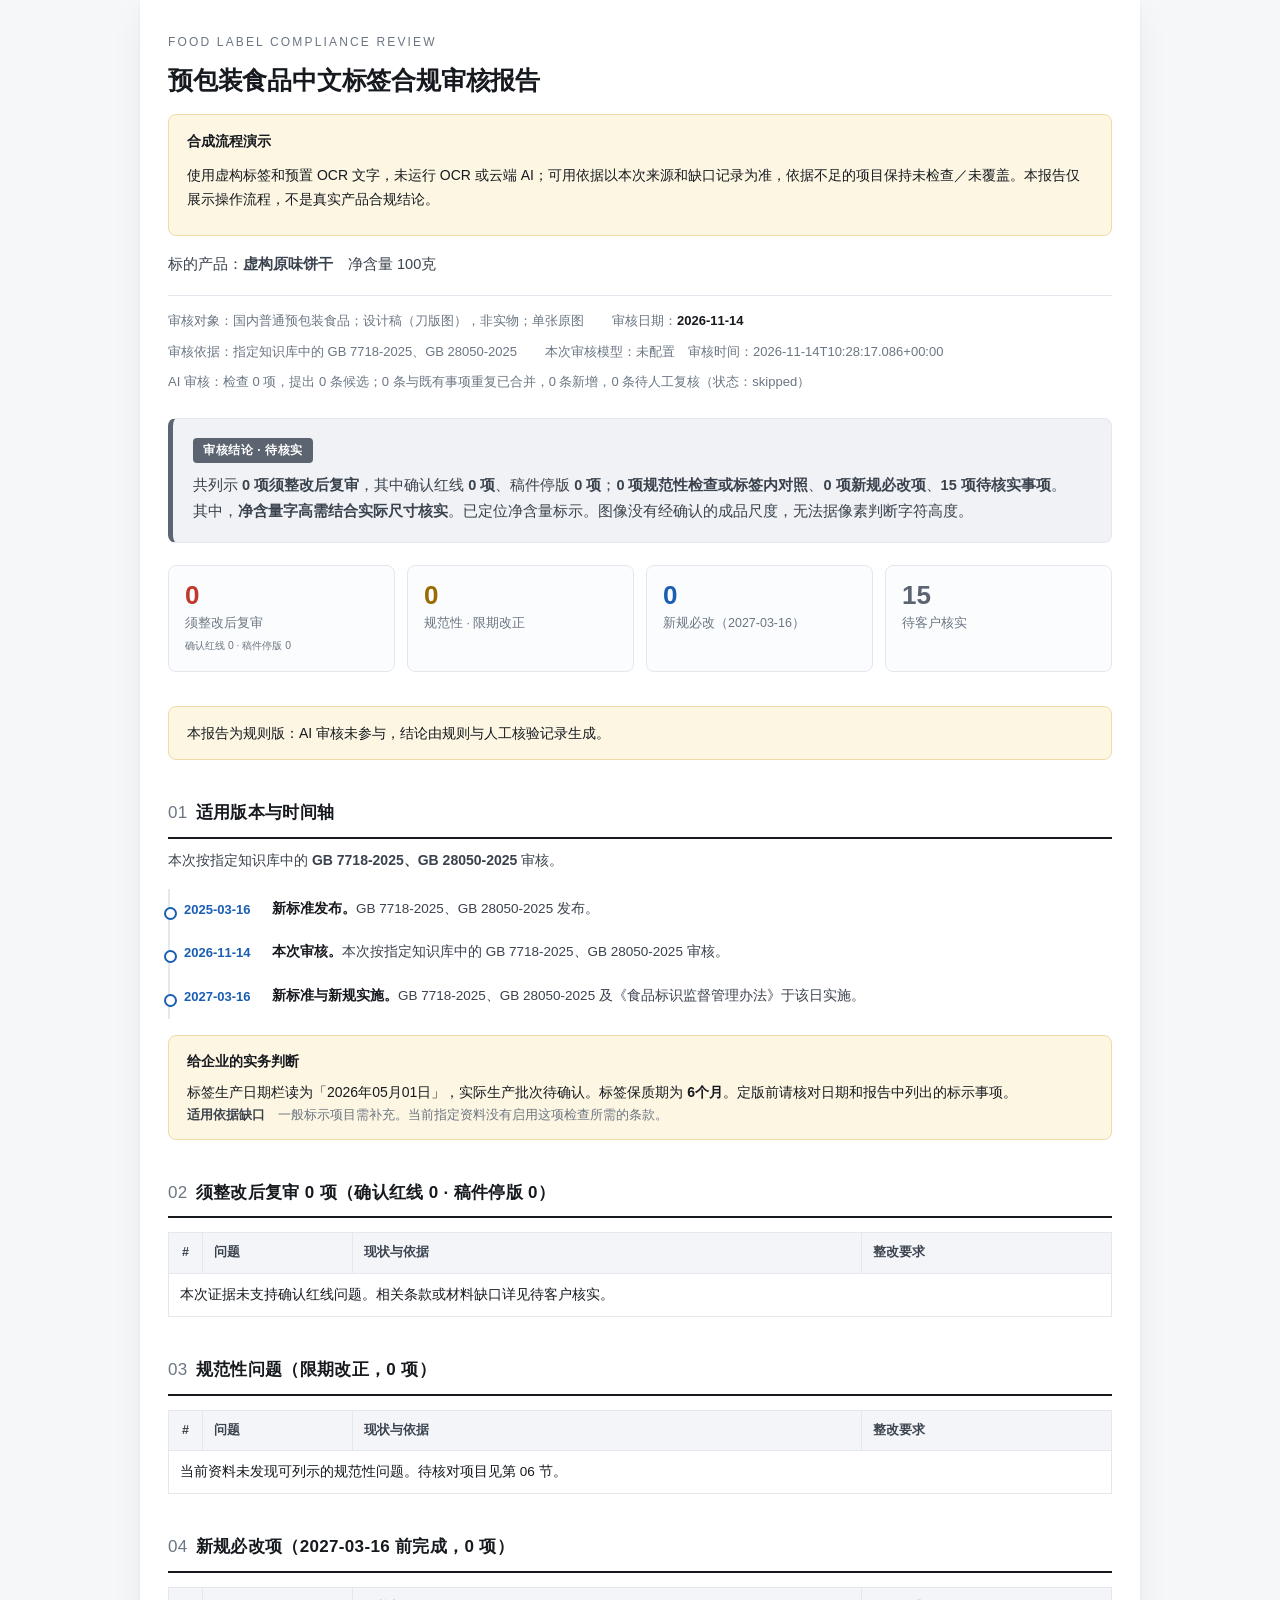
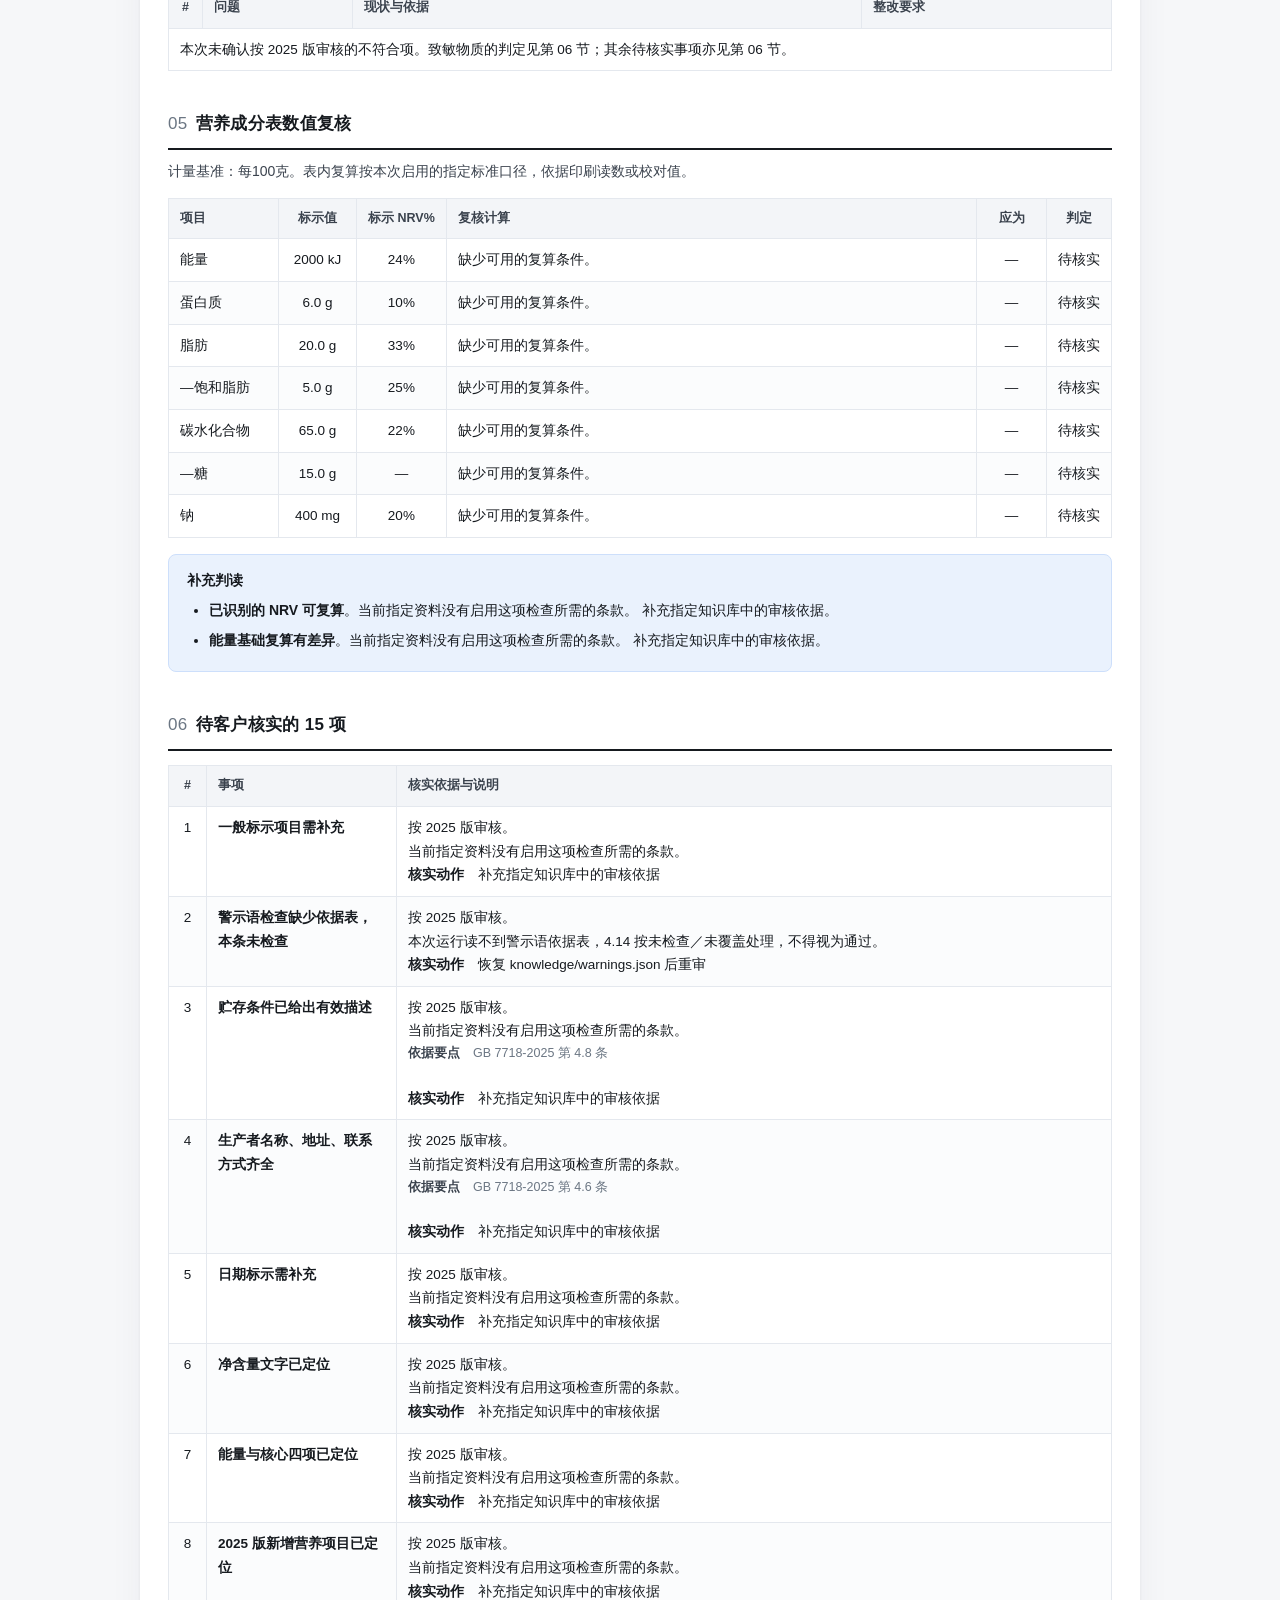
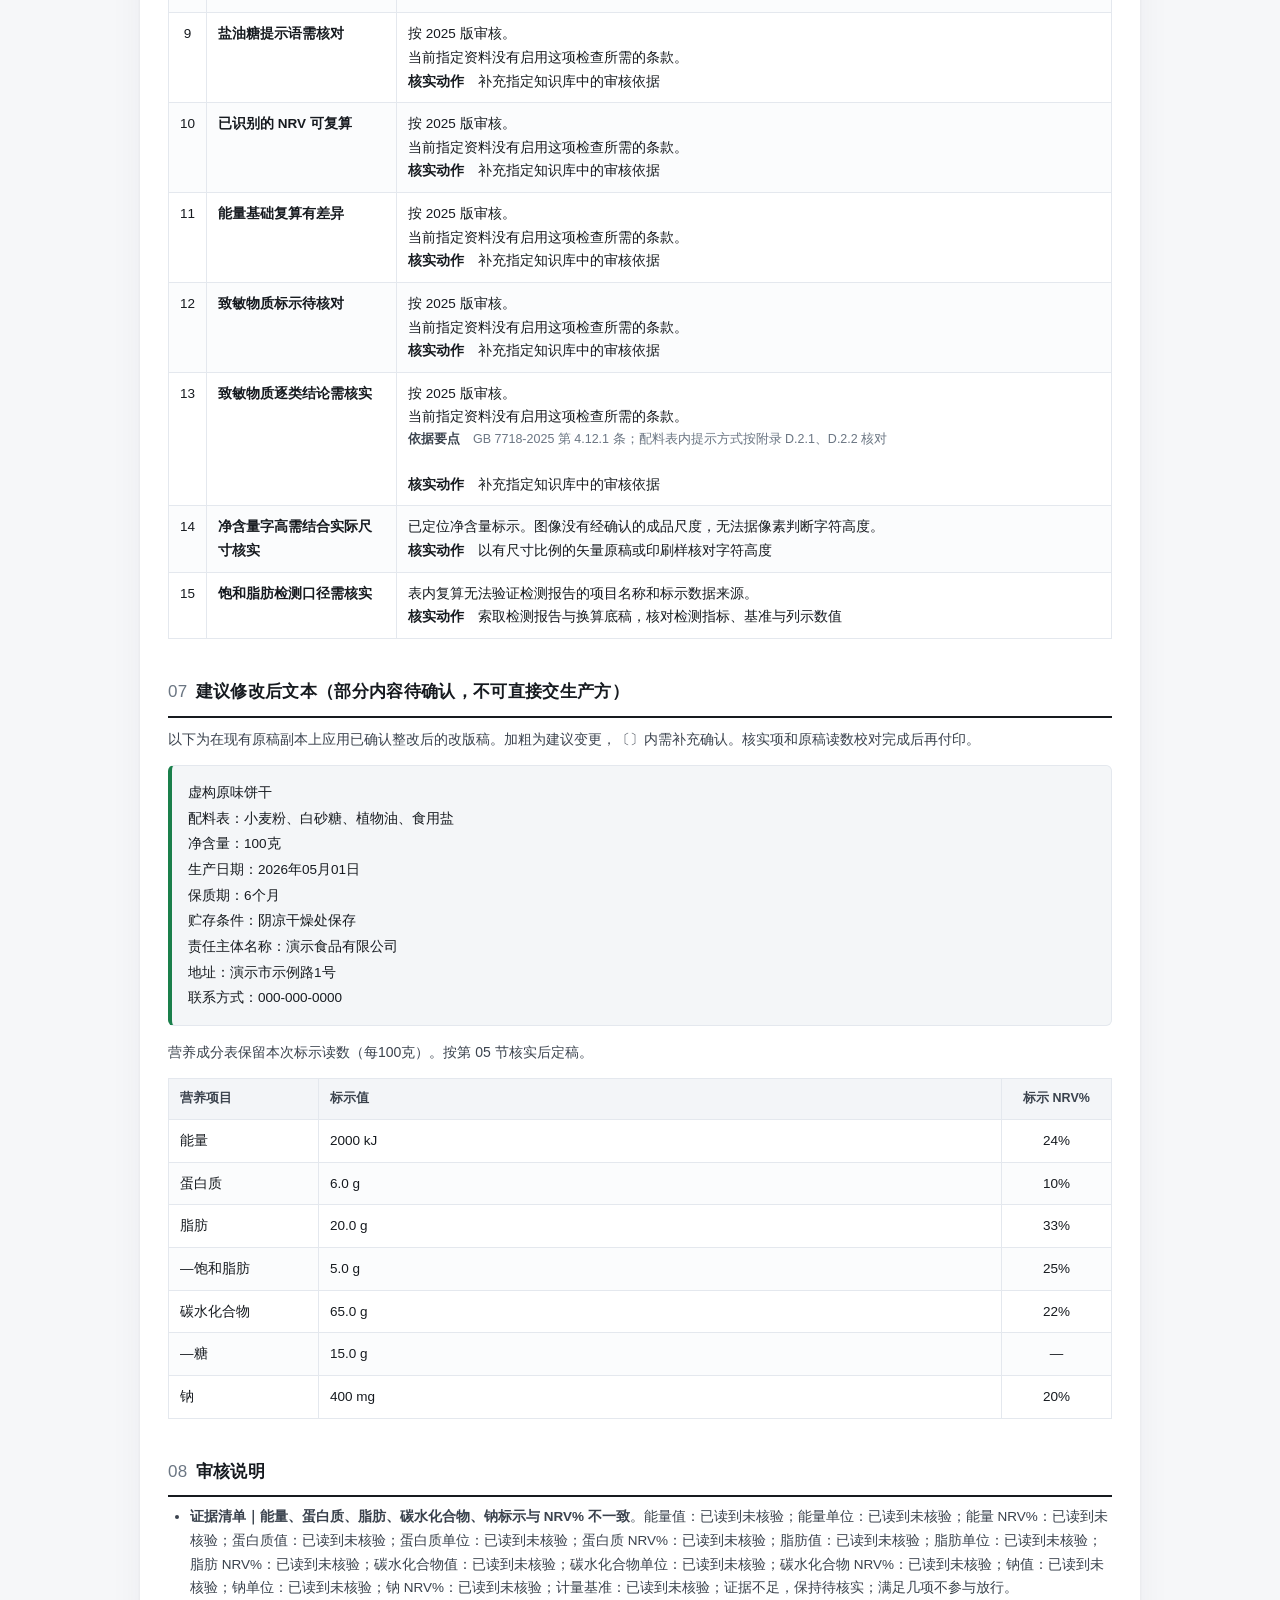
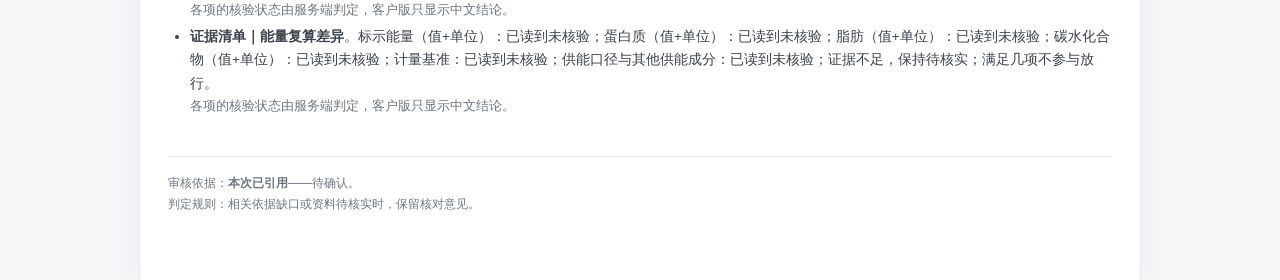
<file: docs/demo-report.html>
<!DOCTYPE html>
<html lang="zh-CN">
<head>
<meta charset="UTF-8">
<meta name="viewport" content="width=device-width, initial-scale=1.0">
<meta http-equiv="Content-Security-Policy" content="default-src 'none'; img-src data:; style-src 'unsafe-inline'; base-uri 'none'; form-action 'none'">
<title>预包装食品中文标签合规审核报告 · 虚构原味饼干</title>
<style>
  :root{
    --ink:#161a1f; --ink2:#3a424d; --muted:#6b7683; --line:#e4e8ee;
    --bg:#f6f7f9; --card:#ffffff;
    --red:#c0392b; --redbg:#fdecea;
    --amber:#9a6b00; --amberbg:#fdf6e3;
    --blue:#1a5fb4; --bluebg:#eaf2fd;
    --gray:#5b6470; --graybg:#f0f2f5;
    --green:#1a7f4b; --greenbg:#e8f5ee;
  }
  *{box-sizing:border-box;}
  body{
    margin:0; background:var(--bg); color:var(--ink);
    font-family:"Microsoft YaHei","PingFang SC","Hiragino Sans GB","Source Han Sans SC",sans-serif;
    font-size:14px; line-height:1.75; -webkit-font-smoothing:antialiased;
  }
  .page{max-width:1000px; margin:0 auto; padding:32px 28px 64px; background:var(--card);
    box-shadow:0 1px 3px rgba(0,0,0,.06),0 12px 32px rgba(20,30,50,.05);}
  /* header */
  .kicker{font-size:12px; letter-spacing:.18em; color:var(--muted); text-transform:uppercase;}
  h1{font-size:25px; line-height:1.4; margin:10px 0 6px; letter-spacing:-.2px;}
  .sub{color:var(--ink2); font-size:14.5px;}
  .meta{display:flex; flex-wrap:wrap; gap:8px 28px; margin:18px 0 0; padding:14px 0 0;
    border-top:1px solid var(--line); font-size:13px; color:var(--muted);}
  .meta b{color:var(--ink); font-weight:600;}
  /* verdict */
  .verdict{margin:24px 0 8px; border:1px solid #f0c9c3; border-left:5px solid var(--red);
    background:var(--redbg); border-radius:8px; padding:18px 20px;}
  .verdict .tag{display:inline-block; background:var(--red); color:#fff; font-size:12px;
    font-weight:700; padding:2px 10px; border-radius:4px; letter-spacing:.05em;}
  .verdict p{margin:10px 0 0; color:#7a2a22; font-size:14.5px;}
  .verdict strong{color:#5e1c16;}
  /* stat cards */
  .stats{display:grid; grid-template-columns:repeat(4,1fr); gap:12px; margin:22px 0 34px;}
  .stat{border:1px solid var(--line); border-radius:8px; padding:14px 16px; background:#fbfcfd;}
  .stat .n{font-size:26px; font-weight:700; line-height:1.2;}
  .stat .l{font-size:12.5px; color:var(--muted); margin-top:2px;}
  .stat.r .n{color:var(--red);} .stat.a .n{color:var(--amber);}
  .stat.b .n{color:var(--blue);} .stat.g .n{color:var(--gray);}
  /* sections */
  h2{font-size:17px; margin:38px 0 4px; padding-bottom:9px; border-bottom:2px solid var(--ink);
    letter-spacing:.02em;}
  h2 .num{color:var(--muted); font-weight:400; margin-right:8px; font-variant-numeric:tabular-nums;}
  h3{font-size:14.5px; margin:24px 0 8px; color:var(--ink);}
  p{margin:9px 0;}
  .lead{color:var(--ink2);}
  /* timeline */
  .tl{display:grid; grid-template-columns:88px 1fr; gap:0 14px; margin:16px 0 6px;
    border-left:2px solid var(--line); padding-left:0;}
  .tl .d{font-variant-numeric:tabular-nums; font-weight:700; font-size:13px; color:var(--blue);
    padding:10px 0 10px 14px; position:relative;}
  .tl .d::before{content:""; position:absolute; left:-6px; top:18px; width:9px; height:9px;
    border-radius:50%; background:#fff; border:2px solid var(--blue);}
  .tl .c{padding:8px 0 12px; font-size:13.5px; color:var(--ink2);}
  .tl .c b{color:var(--ink);}
  /* tables */
  table{width:100%; border-collapse:collapse; margin:14px 0 6px; font-size:13.5px;}
  th,td{border:1px solid var(--line); padding:9px 11px; text-align:left; vertical-align:top;}
  th{background:#f3f5f8; font-weight:600; font-size:12.5px; color:var(--ink2); white-space:nowrap;}
  td.num,th.num{text-align:center; font-variant-numeric:tabular-nums; white-space:nowrap;}
  tbody tr:nth-child(even){background:#fbfcfd;}
  .ok{color:var(--green); font-weight:700;}
  .no{color:var(--red); font-weight:700;}
  /* chips */
  .chip{display:inline-block; font-size:11.5px; font-weight:700; padding:1px 8px;
    border-radius:20px; white-space:nowrap; letter-spacing:.02em;}
  .chip.r{background:var(--redbg); color:var(--red); border:1px solid #f2c7c1;}
  .chip.a{background:var(--amberbg); color:var(--amber); border:1px solid #ecd9a5;}
  .chip.b{background:var(--bluebg); color:var(--blue); border:1px solid #c6dbf7;}
  .chip.g{background:var(--graybg); color:var(--gray); border:1px solid #dde1e7;}
  /* quote / basis */
  .rule{font-size:12.5px; color:var(--muted); line-height:1.6;}
  .rule b{color:var(--ink2);}
  /* callouts */
  .box{border:1px solid var(--line); border-radius:8px; padding:14px 18px; margin:16px 0;
    background:#fbfcfd;}
  .box.warn{border-color:#f0d9a8; background:var(--amberbg);}
  .box.info{border-color:#cddffb; background:var(--bluebg);}
  .box h4{margin:0 0 6px; font-size:13.5px;}
  /* text block */
  pre{background:#f4f6f8; border:1px solid var(--line); border-left:4px solid var(--green);
    border-radius:6px; padding:14px 16px; font-size:13.5px; line-height:1.9; margin:14px 0;
    white-space:pre-wrap; word-break:break-word;
    font-family:"Microsoft YaHei","PingFang SC",sans-serif; color:var(--ink);}
  code{background:#eef1f5; padding:1px 5px; border-radius:3px; font-size:12.5px;
    font-family:Consolas,"Courier New",monospace;}
  ul,ol{margin:8px 0; padding-left:22px;}
  li{margin:5px 0;}
  .foot{margin-top:40px; padding-top:16px; border-top:1px solid var(--line);
    font-size:12px; color:var(--muted); line-height:1.8;}
  @media print{
    body{background:#fff;} .page{box-shadow:none; max-width:none; padding:0;}
    h2{break-after:avoid;} table{break-inside:auto;} tr{break-inside:avoid;}
  }
  @media (max-width:760px){
    .page{padding:20px 16px 40px;} .stats{grid-template-columns:repeat(2,1fr);}
    .tl{grid-template-columns:70px 1fr;}
  }
</style>
<style>
@media print {
  @page { size: A4; margin: 13mm; }
  body { line-height: 1.45; }
  .page { padding: 0; }
  .stats { grid-template-columns: repeat(4, minmax(0, 1fr)); }
  .tl { grid-template-columns: 88px 1fr; }
  .box, pre { margin: 8px 0; }
  h2 + .lead { break-after: avoid; }
  thead { display: table-header-group; }
  tr { break-inside: avoid; }
  .nutri { break-inside: avoid; }
  .nutri table { break-inside: avoid; }
  pre { line-height: 1.55; break-inside: auto; }
  li { break-inside: avoid; }
  h4 { break-after: avoid; }
  th, td { padding-top: 6px; padding-bottom: 6px; }
  .foot { margin-top: 8px; padding-top: 5px; line-height: 1.4; break-inside: avoid; }
}
</style>
</head>
<body>
<div class="page">

  <div class="kicker">Food Label Compliance Review</div>
  <h1>预包装食品中文标签合规审核报告</h1>
  <div class="box warn"><b>合成流程演示</b><p>使用虚构标签和预置 OCR 文字，未运行 OCR 或云端 AI；可用依据以本次来源和缺口记录为准，依据不足的项目保持未检查／未覆盖。本报告仅展示操作流程，不是真实产品合规结论。</p></div>
  <div class="sub">标的产品：<b>虚构原味饼干</b>　净含量 100克</div>

  <div class="meta">
    <div>审核对象：国内普通预包装食品；设计稿（刀版图），非实物；单张原图</div>
    <div>审核日期：<b>2026-11-14</b></div>
    <div>审核依据：指定知识库中的 GB 7718-2025、GB 28050-2025</div>
    <div>本次审核模型：未配置　审核时间：2026-11-14T10:28:17.086+00:00</div>
    <div>AI 审核：检查 0 项，提出 0 条候选；0 条与既有事项重复已合并，0 条新增，0 条待人工复核（状态：skipped）</div>
  </div>

  <div class="verdict" style="background:var(--graybg);border-color:var(--line);border-left-color:var(--gray)">
    <span class="tag" style="background:var(--gray)">审核结论 · 待核实</span>
    <p style="color:var(--ink2)">共列示 <strong style="color:var(--ink2)">0 项须整改后复审</strong>，其中确认红线 <strong style="color:var(--ink2)">0 项</strong>、稿件停版 <strong style="color:var(--ink2)">0 项</strong>；<strong style="color:var(--ink2)">0 项规范性检查或标签内对照</strong>、<strong style="color:var(--ink2)">0 项新规必改项</strong>、<strong style="color:var(--ink2)">15 项待核实事项</strong>。<br>其中，<strong style="color:var(--ink2)">净含量字高需结合实际尺寸核实</strong>。已定位净含量标示。图像没有经确认的成品尺度，无法据像素判断字符高度。</p>
  </div>

  <div class="stats"><div class="stat r"><div class="n">0</div><div class="l">须整改后复审<br><small>确认红线 0 · 稿件停版 0</small></div></div><div class="stat a"><div class="n">0</div><div class="l">规范性 · 限期改正</div></div><div class="stat b"><div class="n">0</div><div class="l">新规必改（2027-03-16）</div></div><div class="stat g"><div class="n">15</div><div class="l">待客户核实</div></div></div><div class="box warn"><p style="margin:0">本报告为规则版：AI 审核未参与，结论由规则与人工核验记录生成。</p></div>

  <h2><span class="num">01</span>适用版本与时间轴</h2>
  <p class="lead">本次按指定知识库中的 <b>GB 7718-2025、GB 28050-2025</b> 审核。</p>
  <div class="tl"><div class="d">2025-03-16</div><div class="c"><b>新标准发布。</b>GB 7718-2025、GB 28050-2025 发布。</div><div class="d">2026-11-14</div><div class="c"><b>本次审核。</b>本次按指定知识库中的 GB 7718-2025、GB 28050-2025 审核。</div><div class="d">2027-03-16</div><div class="c"><b>新标准与新规实施。</b>GB 7718-2025、GB 28050-2025 及《食品标识监督管理办法》于该日实施。</div></div>
  <div class="box warn">
    <h4>给企业的实务判断</h4>
    <p style="margin:0">标签生产日期栏读为「2026年05月01日」，实际生产批次待确认。标签保质期为 <b>6个月</b>。定版前请核对日期和报告中列出的标示事项。</p>
    <div class="rule"><b>适用依据缺口</b>　一般标示项目需补充。当前指定资料没有启用这项检查所需的条款。</div>
  </div>

  <h2><span class="num">02</span>须整改后复审 0 项（确认红线 0 · 稿件停版 0）</h2>
  
  <table><thead><tr><th style="width:34px" class="num">#</th><th style="width:150px">问题</th><th>现状与依据</th><th style="width:250px">整改要求</th></tr></thead><tbody><tr><td colspan="4">本次证据未支持确认红线问题。相关条款或材料缺口详见待客户核实。</td></tr></tbody></table>

  <h2><span class="num">03</span>规范性问题（限期改正，0 项）</h2>
  
  <table><thead><tr><th style="width:34px" class="num">#</th><th style="width:150px">问题</th><th>现状与依据</th><th style="width:250px">整改要求</th></tr></thead><tbody><tr><td colspan="4">当前资料未发现可列示的规范性问题。待核对项目见第 06 节。</td></tr></tbody></table>

  <h2><span class="num">04</span>新规必改项（2027-03-16 前完成，0 项）</h2>
  <table><thead><tr><th style="width:34px" class="num">#</th><th style="width:150px">问题</th><th>现状与依据</th><th style="width:250px">整改要求</th></tr></thead><tbody><tr><td colspan="4">本次未确认按 2025 版审核的不符合项。致敏物质的判定见第 06 节；其余待核实事项亦见第 06 节。</td></tr></tbody></table>

  <h2><span class="num">05</span>营养成分表数值复核</h2>
  <p class="lead">计量基准：每100克。表内复算按本次启用的指定标准口径，依据印刷读数或校对值。</p>
  
    <div class="nutri"><table><thead><tr><th style="width:110px">项目</th><th style="width:78px" class="num">标示值</th><th style="width:70px" class="num">标示 NRV%</th><th>复核计算</th><th style="width:70px" class="num">应为</th><th style="width:56px" class="num">判定</th></tr></thead><tbody><tr><td>能量</td><td class="num">2000 kJ</td><td class="num">24%</td>
        <td>缺少可用的复算条件。</td>
        <td class="num">—</td><td class="num">待核实</td></tr><tr><td>蛋白质</td><td class="num">6.0 g</td><td class="num">10%</td>
        <td>缺少可用的复算条件。</td>
        <td class="num">—</td><td class="num">待核实</td></tr><tr><td>脂肪</td><td class="num">20.0 g</td><td class="num">33%</td>
        <td>缺少可用的复算条件。</td>
        <td class="num">—</td><td class="num">待核实</td></tr><tr><td>—饱和脂肪</td><td class="num">5.0 g</td><td class="num">25%</td>
        <td>缺少可用的复算条件。</td>
        <td class="num">—</td><td class="num">待核实</td></tr><tr><td>碳水化合物</td><td class="num">65.0 g</td><td class="num">22%</td>
        <td>缺少可用的复算条件。</td>
        <td class="num">—</td><td class="num">待核实</td></tr><tr><td>—糖</td><td class="num">15.0 g</td><td class="num">—</td>
        <td>缺少可用的复算条件。</td>
        <td class="num">—</td><td class="num">待核实</td></tr><tr><td>钠</td><td class="num">400 mg</td><td class="num">20%</td>
        <td>缺少可用的复算条件。</td>
        <td class="num">—</td><td class="num">待核实</td></tr></tbody></table></div>
  <div class="box info"><h4>补充判读</h4><ul style="margin:6px 0 0"><li><b>已识别的 NRV 可复算</b>。当前指定资料没有启用这项检查所需的条款。 补充指定知识库中的审核依据。</li><li><b>能量基础复算有差异</b>。当前指定资料没有启用这项检查所需的条款。 补充指定知识库中的审核依据。</li></ul></div>

  <h2><span class="num">06</span>待客户核实的 15 项</h2>
  <table><thead><tr><th style="width:34px" class="num">#</th><th style="width:190px">事项</th><th>核实依据与说明</th></tr></thead><tbody><tr><td class="num">1</td><td><b>一般标示项目需补充</b></td><td>按 2025 版审核。<br>当前指定资料没有启用这项检查所需的条款。
        <br><b>核实动作</b>　补充指定知识库中的审核依据</td></tr><tr><td class="num">2</td><td><b>警示语检查缺少依据表，本条未检查</b></td><td>按 2025 版审核。<br>本次运行读不到警示语依据表，4.14 按未检查／未覆盖处理，不得视为通过。
        <br><b>核实动作</b>　恢复 knowledge/warnings.json 后重审</td></tr><tr><td class="num">3</td><td><b>贮存条件已给出有效描述</b></td><td>按 2025 版审核。<br>当前指定资料没有启用这项检查所需的条款。
        <div class="rule"><b>依据要点</b>　GB 7718-2025 第 4.8 条</div><br><b>核实动作</b>　补充指定知识库中的审核依据</td></tr><tr><td class="num">4</td><td><b>生产者名称、地址、联系方式齐全</b></td><td>按 2025 版审核。<br>当前指定资料没有启用这项检查所需的条款。
        <div class="rule"><b>依据要点</b>　GB 7718-2025 第 4.6 条</div><br><b>核实动作</b>　补充指定知识库中的审核依据</td></tr><tr><td class="num">5</td><td><b>日期标示需补充</b></td><td>按 2025 版审核。<br>当前指定资料没有启用这项检查所需的条款。
        <br><b>核实动作</b>　补充指定知识库中的审核依据</td></tr><tr><td class="num">6</td><td><b>净含量文字已定位</b></td><td>按 2025 版审核。<br>当前指定资料没有启用这项检查所需的条款。
        <br><b>核实动作</b>　补充指定知识库中的审核依据</td></tr><tr><td class="num">7</td><td><b>能量与核心四项已定位</b></td><td>按 2025 版审核。<br>当前指定资料没有启用这项检查所需的条款。
        <br><b>核实动作</b>　补充指定知识库中的审核依据</td></tr><tr><td class="num">8</td><td><b>2025 版新增营养项目已定位</b></td><td>按 2025 版审核。<br>当前指定资料没有启用这项检查所需的条款。
        <br><b>核实动作</b>　补充指定知识库中的审核依据</td></tr><tr><td class="num">9</td><td><b>盐油糖提示语需核对</b></td><td>按 2025 版审核。<br>当前指定资料没有启用这项检查所需的条款。
        <br><b>核实动作</b>　补充指定知识库中的审核依据</td></tr><tr><td class="num">10</td><td><b>已识别的 NRV 可复算</b></td><td>按 2025 版审核。<br>当前指定资料没有启用这项检查所需的条款。
        <br><b>核实动作</b>　补充指定知识库中的审核依据</td></tr><tr><td class="num">11</td><td><b>能量基础复算有差异</b></td><td>按 2025 版审核。<br>当前指定资料没有启用这项检查所需的条款。
        <br><b>核实动作</b>　补充指定知识库中的审核依据</td></tr><tr><td class="num">12</td><td><b>致敏物质标示待核对</b></td><td>按 2025 版审核。<br>当前指定资料没有启用这项检查所需的条款。
        <br><b>核实动作</b>　补充指定知识库中的审核依据</td></tr><tr><td class="num">13</td><td><b>致敏物质逐类结论需核实</b></td><td>按 2025 版审核。<br>当前指定资料没有启用这项检查所需的条款。
        <div class="rule"><b>依据要点</b>　GB 7718-2025 第 4.12.1 条；配料表内提示方式按附录 D.2.1、D.2.2 核对</div><br><b>核实动作</b>　补充指定知识库中的审核依据</td></tr><tr><td class="num">14</td><td><b>净含量字高需结合实际尺寸核实</b></td><td>已定位净含量标示。图像没有经确认的成品尺度，无法据像素判断字符高度。
        <br><b>核实动作</b>　以有尺寸比例的矢量原稿或印刷样核对字符高度</td></tr><tr><td class="num">15</td><td><b>饱和脂肪检测口径需核实</b></td><td>表内复算无法验证检测报告的项目名称和标示数据来源。
        <br><b>核实动作</b>　索取检测报告与换算底稿，核对检测指标、基准与列示数值</td></tr></tbody></table>

  <h2><span class="num">07</span>建议修改后文本（部分内容待确认，不可直接交生产方）</h2>
  <p class="lead">以下为在现有原稿副本上应用已确认整改后的改版稿。加粗为建议变更，〔〕内需补充确认。核实项和原稿读数校对完成后再付印。</p>
  
  <pre>虚构原味饼干
配料表：小麦粉、白砂糖、植物油、食用盐
净含量：100克
生产日期：2026年05月01日
保质期：6个月
贮存条件：阴凉干燥处保存
责任主体名称：演示食品有限公司
地址：演示市示例路1号
联系方式：000-000-0000</pre>
  
  <p class="lead">营养成分表保留本次标示读数（每100克）。按第 05 节核实后定稿。</p><div class="nutri"><table><thead><tr><th style="width:150px">营养项目</th><th>标示值</th><th style="width:110px" class="num">标示 NRV%</th></tr></thead><tbody><tr><td>能量</td><td>2000 kJ</td><td class="num">24%</td></tr><tr><td>蛋白质</td><td>6.0 g</td><td class="num">10%</td></tr><tr><td>脂肪</td><td>20.0 g</td><td class="num">33%</td></tr><tr><td>—饱和脂肪</td><td>5.0 g</td><td class="num">25%</td></tr><tr><td>碳水化合物</td><td>65.0 g</td><td class="num">22%</td></tr><tr><td>—糖</td><td>15.0 g</td><td class="num">—</td></tr><tr><td>钠</td><td>400 mg</td><td class="num">20%</td></tr></tbody></table></div>

  <h2><span class="num">08</span>审核说明</h2>
  <ul style="font-size:13.5px; color:var(--ink2)">
    <li><b>证据清单｜能量、蛋白质、脂肪、碳水化合物、钠标示与 NRV% 不一致</b>。能量值：已读到未核验；能量单位：已读到未核验；能量 NRV%：已读到未核验；蛋白质值：已读到未核验；蛋白质单位：已读到未核验；蛋白质 NRV%：已读到未核验；脂肪值：已读到未核验；脂肪单位：已读到未核验；脂肪 NRV%：已读到未核验；碳水化合物值：已读到未核验；碳水化合物单位：已读到未核验；碳水化合物 NRV%：已读到未核验；钠值：已读到未核验；钠单位：已读到未核验；钠 NRV%：已读到未核验；计量基准：已读到未核验；证据不足，保持待核实；满足几项不参与放行。<div class="rule">各项的核验状态由服务端判定，客户版只显示中文结论。</div></li><li><b>证据清单｜能量复算差异</b>。标示能量（值+单位）：已读到未核验；蛋白质（值+单位）：已读到未核验；脂肪（值+单位）：已读到未核验；碳水化合物（值+单位）：已读到未核验；计量基准：已读到未核验；供能口径与其他供能成分：已读到未核验；证据不足，保持待核实；满足几项不参与放行。<div class="rule">各项的核验状态由服务端判定，客户版只显示中文结论。</div></li>
    
    
    
    
  </ul>

  <div class="foot">
    审核依据：<b>本次已引用</b>——待确认。<br>判定规则：相关依据缺口或资料待核实时，保留核对意见。
  </div>

</div>
</body>
</html>
</file>
